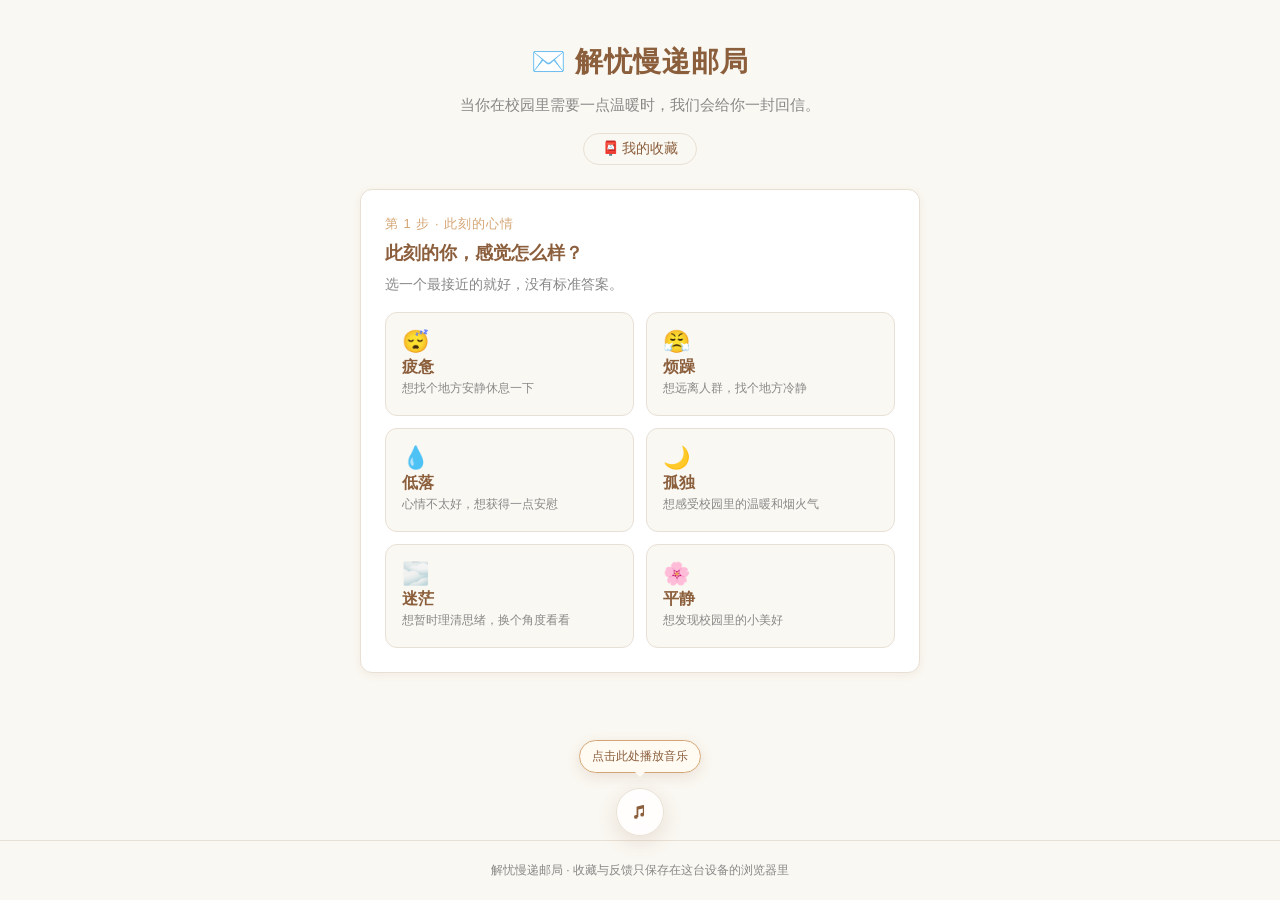
<file: index.html>
<!DOCTYPE html>
<html lang="zh-CN">
<head>
  <meta charset="UTF-8">
  <meta name="viewport" content="width=device-width, initial-scale=1.0">
  <meta name="description" content="解忧慢递邮局 —— 当你在校园里感到疲惫、烦躁或迷茫时，给你一封校园回信">
  <title>解忧慢递邮局</title>
  <link rel="icon" href="data:image/svg+xml,<svg xmlns=%22http://www.w3.org/2000/svg%22 viewBox=%220 0 100 100%22><text y=%22.9em%22 font-size=%2290%22>✉️</text></svg>">
  <link rel="stylesheet" href="src/styles/global.css">
  <link rel="stylesheet" href="src/styles/music.css">
</head>
<body>
  <div id="app">
    <!-- ========== 页头 ========== -->
    <header class="site-header">
      <h1 class="site-title">✉️ 解忧慢递邮局</h1>
      <p class="site-subtitle">当你在校园里需要一点温暖时，我们会给你一封回信。</p>
      <button type="button" id="btn-open-favorites" class="btn btn-ghost">📮 我的收藏</button>
    </header>

    <main class="site-main">
      <!-- ========== 第 1 步：选择心情 ========== -->
      <section id="view-home" class="view is-active">
        <div class="card">
          <p class="step-label">第 1 步 · 此刻的心情</p>
          <h2 class="section-title">此刻的你，感觉怎么样？</h2>
          <p class="section-desc">选一个最接近的就好，没有标准答案。</p>
          <div id="mood-loading" class="mood-grid mood-loading" aria-hidden="true">
            <span class="mood-skeleton"></span>
            <span class="mood-skeleton"></span>
            <span class="mood-skeleton"></span>
            <span class="mood-skeleton"></span>
            <span class="mood-skeleton"></span>
            <span class="mood-skeleton"></span>
          </div>
          <div id="mood-list" class="mood-grid"></div>
        </div>
      </section>

      <!-- ========== 第 2 步：时间 + 偏好 + 社交舒适度 ========== -->
      <section id="view-prefs" class="view">
        <div class="card">
          <p class="step-label">第 2 步 · 时间与偏好</p>
          <h2 class="section-title">你现在有多少时间？</h2>
          <p class="section-desc">按真实可用的时间选，不用勉强。</p>
          <div id="time-list" class="chip-row"></div>
        </div>

        <div class="card">
          <h2 class="section-title">想要一个什么样的地方？</h2>
          <p class="section-desc">可以多选，也可以都不选。</p>
          <div id="preference-list" class="chip-row"></div>
        </div>

        <div class="card">
          <h2 class="section-title">此刻想怎么和人相处？</h2>
          <p class="section-desc">人多或人少都可以，看你现在的状态。</p>
          <div id="social-list" class="chip-row"></div>
        </div>

        <p id="prefs-hint" class="hint" role="status"></p>

        <div class="actions">
          <button type="button" id="btn-generate" class="btn btn-primary btn-block">生成我的回信</button>
          <button type="button" id="btn-prefs-back" class="btn btn-secondary btn-block">上一步</button>
        </div>
      </section>

      <!-- ========== 第 3 步：推荐地点 ========== -->
      <section id="view-result" class="view">
        <div class="card">
          <p class="step-label">第 3 步 · 推荐地点</p>
          <h2 class="section-title">这些地方也许适合现在的你</h2>
          <p class="section-desc">选一个你想去的，就带回来一封回信。</p>
          <p id="result-notice" class="notice" hidden></p>
          <div id="scene-list" class="scene-list"></div>
        </div>

        <div class="actions">
          <button type="button" id="btn-result-back" class="btn btn-secondary btn-block">重新选择</button>
        </div>
      </section>

      <!-- ========== 回信卡 ========== -->
      <section id="view-letter" class="view">
        <div id="letter-card" class="letter-card"></div>

        <div class="actions actions-row">
          <button type="button" id="btn-fav" class="btn btn-secondary">✉️ 收藏</button>
          <button type="button" id="btn-fb-good" class="btn btn-secondary">👍 适合我</button>
          <button type="button" id="btn-fb-bad" class="btn btn-secondary">👎 不太适合我</button>
        </div>

        <div class="actions actions-row">
          <button type="button" id="btn-letter-back" class="btn btn-secondary">换一个地点</button>
          <button type="button" id="btn-letter-home" class="btn btn-secondary">回到首页</button>
        </div>
      </section>

      <!-- ========== 收藏列表 ========== -->
      <section id="view-favorites" class="view">
        <div class="card">
          <p class="step-label">我的收藏</p>
          <h2 class="section-title">收好的回信</h2>
          <div id="favorites-list" class="favorites-list"></div>
        </div>

        <div class="actions">
          <button type="button" id="btn-fav-back" class="btn btn-secondary btn-block">返回</button>
        </div>
      </section>
    </main>

    <footer class="site-footer">
      解忧慢递邮局 · 收藏与反馈只保存在这台设备的浏览器里
    </footer>
  </div>

  <!-- ========== 背景音乐控制（独立于业务逻辑） ========== -->
  <audio id="music-audio" preload="none"></audio>
  <button type="button" id="music-toggle" class="music-toggle"
          aria-label="播放背景音乐" aria-pressed="false" title="播放背景音乐">
    <span class="music-toggle__ring" aria-hidden="true"></span>
    <svg class="music-toggle__icon" viewBox="0 0 24 24" aria-hidden="true" focusable="false">
      <path d="M9 18.5a2.5 2.5 0 1 1-2.5-2.5c.3 0 .6 0 .9.1V5.8a1 1 0 0 1 .76-.97l8-2a1 1 0 0 1 1.24.97v11.7a2.5 2.5 0 1 1-2.5-2.5c.3 0 .6 0 .9.1V7.2l-6 1.5v9.8Z"
            fill="currentColor"></path>
    </svg>
    <span class="music-toggle__hint" aria-hidden="true">点击此处播放音乐</span>
  </button>
  <span id="music-status" class="sr-only" role="status" aria-live="polite"></span>

  <script type="module" src="src/pages/home.js"></script>
  <script type="module" src="src/pages/music.js"></script>
</body>
</html>
</file>
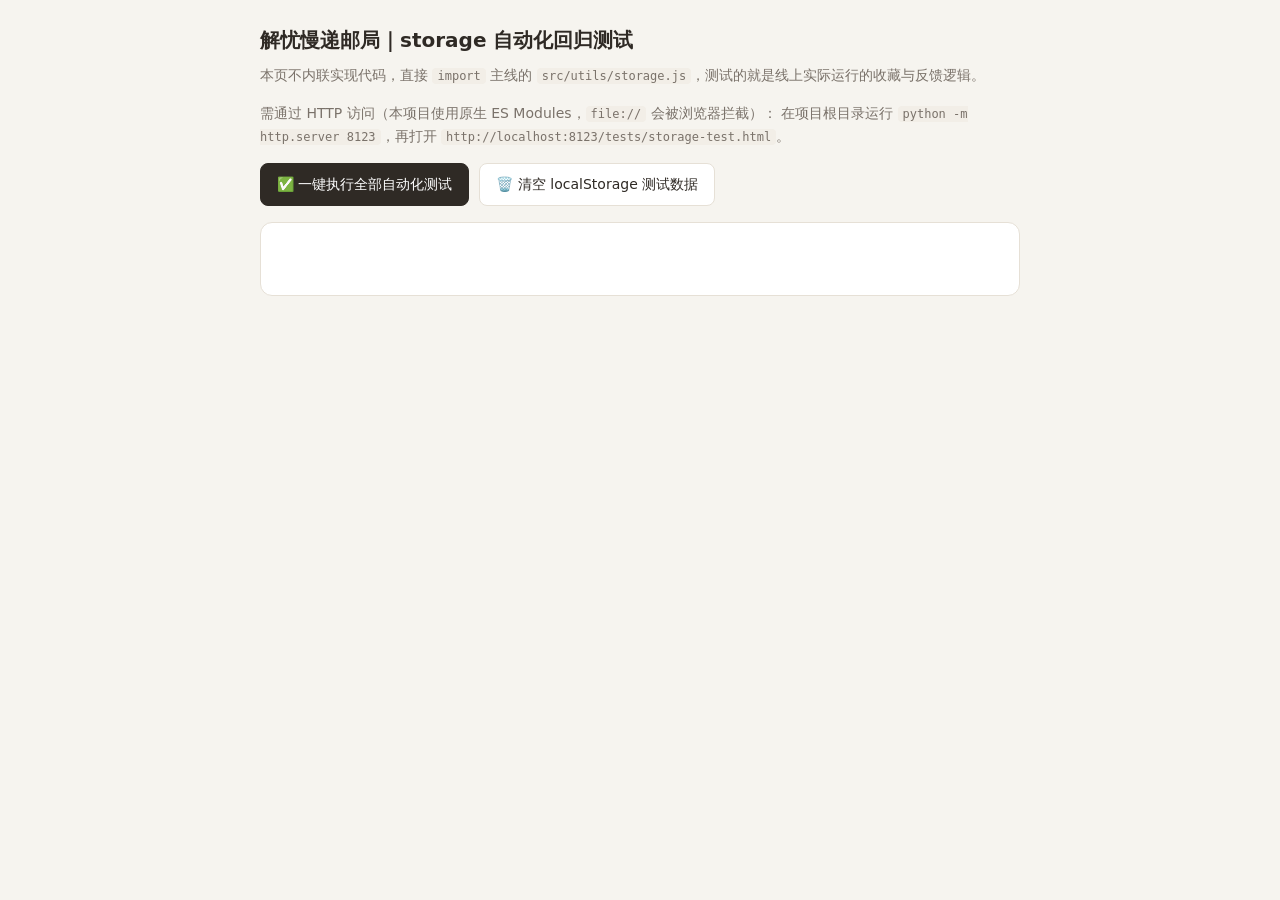
<file: tests/storage-test.html>
<!DOCTYPE html>
<html lang="zh-CN">
<head>
  <meta charset="UTF-8">
  <meta name="viewport" content="width=device-width, initial-scale=1.0">
  <title>解忧慢递邮局｜storage 自动化回归测试</title>
  <style>
    :root {
      color-scheme: light;
      --bg: #f6f4ef;
      --card: #ffffff;
      --text: #2f2a25;
      --muted: #7a726a;
      --line: #e6e0d6;
      --ok: #1f7a4d;
      --fail: #b3261e;
    }
    * { box-sizing: border-box; }
    body {
      margin: 0;
      padding: 24px 16px 48px;
      background: var(--bg);
      color: var(--text);
      font-family: "Microsoft YaHei", "PingFang SC", system-ui, sans-serif;
      line-height: 1.6;
    }
    .wrap { max-width: 760px; margin: 0 auto; }
    h1 { font-size: 20px; margin: 0 0 8px; }
    p.desc { color: var(--muted); font-size: 14px; margin: 0 0 16px; }
    .panel {
      background: var(--card);
      border: 1px solid var(--line);
      border-radius: 12px;
      padding: 16px;
      margin-bottom: 16px;
    }
    .actions { display: flex; flex-wrap: wrap; gap: 10px; margin-bottom: 16px; }
    button {
      font: inherit;
      font-size: 14px;
      padding: 9px 16px;
      border-radius: 8px;
      border: 1px solid var(--line);
      background: #fff;
      color: var(--text);
      cursor: pointer;
    }
    button.primary { background: #2f2a25; border-color: #2f2a25; color: #fff; }
    button:hover { opacity: .88; }
    #log {
      font-family: Consolas, "Courier New", monospace;
      font-size: 13px;
      white-space: pre-wrap;
      word-break: break-word;
      min-height: 40px;
      margin: 0;
    }
    .pass { color: var(--ok); }
    .fail { color: var(--fail); }
    .info { color: var(--muted); }
    .summary { font-weight: 700; }
    code { background: #f2eee7; padding: 1px 5px; border-radius: 4px; font-size: 12px; }
  </style>
</head>
<body>
  <div class="wrap">
    <h1>解忧慢递邮局｜storage 自动化回归测试</h1>
    <p class="desc">
      本页不内联实现代码，直接 <code>import</code> 主线的
      <code>src/utils/storage.js</code>，测试的就是线上实际运行的收藏与反馈逻辑。
    </p>
    <p class="desc">
      需通过 HTTP 访问（本项目使用原生 ES Modules，<code>file://</code> 会被浏览器拦截）：
      在项目根目录运行 <code>python -m http.server 8123</code>，再打开
      <code>http://localhost:8123/tests/storage-test.html</code>。
    </p>

    <div class="actions">
      <button type="button" id="btn-run" class="primary">✅ 一键执行全部自动化测试</button>
      <button type="button" id="btn-clear">🗑️ 清空 localStorage 测试数据</button>
    </div>

    <div class="panel">
      <pre id="log"></pre>
    </div>
  </div>

  <script type="module">
    import * as storage from '../src/utils/storage.js';

    const FAVORITES_KEY = 'jyo_favorites';
    const FEEDBACK_KEY = 'jyo_feedbacks';

    const logEl = document.getElementById('log');

    function log(text, kind) {
      const line = document.createElement('div');
      if (kind) line.className = kind;
      line.textContent = text;
      logEl.appendChild(line);
    }

    function assert(cond, message) {
      if (!cond) throw new Error(message);
    }

    const tests = [
      {
        name: '初始状态读取收藏为空数组',
        run() {
          storage.clearAll();
          const list = storage.getFavorites();
          assert(Array.isArray(list), 'getFavorites 应返回数组，实际：' + Object.prototype.toString.call(list));
          assert(list.length === 0, '清空后收藏应为空，实际长度：' + list.length);
        }
      },
      {
        name: 'addFavorite 完整写入一条收藏',
        run() {
          storage.clearAll();
          const ok = storage.addFavorite({
            sceneId: 'scene-001',
            letterContent: '测试回信正文',
            place: '测试地点',
            mood: '疲惫'
          });
          assert(ok === true, 'addFavorite 应返回 true');

          const list = storage.getFavorites();
          assert(list.length === 1, '收藏长度应为 1，实际：' + list.length);
          const item = list[0];
          assert(item.sceneId === 'scene-001', 'sceneId 不匹配：' + item.sceneId);
          assert(item.letterContent === '测试回信正文', 'letterContent 未保存');
          assert(item.place === '测试地点', 'place 未保存');
          assert(item.mood === '疲惫', 'mood 未保存');
          assert(typeof item.savedAt === 'string' && item.savedAt.length > 0, 'savedAt 未写入');
        }
      },
      {
        name: '重复收藏同一场景自动去重',
        run() {
          const ok = storage.addFavorite({ sceneId: 'scene-001', letterContent: '第二次' });
          assert(ok === true, '重复收藏应返回 true（视为已收藏成功）');
          const list = storage.getFavorites();
          assert(list.length === 1, '重复收藏后长度仍应为 1，实际：' + list.length);
        }
      },
      {
        name: 'addFavorite 缺少 sceneId 返回 false',
        run() {
          const before = storage.getFavorites().length;
          const ok = storage.addFavorite({ letterContent: '没有 sceneId' });
          assert(ok === false, '缺少 sceneId 应返回 false');
          assert(storage.getFavorites().length === before, '非法调用不应改变收藏列表');
        }
      },
      {
        name: 'isFavorite 判断逻辑正确',
        run() {
          assert(storage.isFavorite('scene-001') === true, '已收藏的 scene-001 应返回 true');
          assert(storage.isFavorite('scene-999') === false, '未收藏的 scene-999 应返回 false');
          assert(storage.isFavorite('') === false, '空 sceneId 应返回 false');
        }
      },
      {
        name: 'removeFavorite 删除收藏',
        run() {
          const ok = storage.removeFavorite('scene-001');
          assert(ok === true, 'removeFavorite 应返回 true');
          assert(storage.getFavorites().length === 0, '删除后收藏应为空');
          assert(storage.isFavorite('scene-001') === false, '删除后 isFavorite 应为 false');
          assert(storage.removeFavorite('') === false, '空 sceneId 应返回 false');
        }
      },
      {
        name: 'submitFeedback 写入 good / bad 两类反馈',
        run() {
          storage.clearAll();
          assert(storage.submitFeedback('scene-001', 'good') === true, 'good 反馈应返回 true');
          assert(storage.submitFeedback('scene-002', 'bad') === true, 'bad 反馈应返回 true');

          const raw = localStorage.getItem(FEEDBACK_KEY);
          assert(raw !== null, '反馈 key ' + FEEDBACK_KEY + ' 未写入');
          const list = JSON.parse(raw);
          assert(Array.isArray(list) && list.length === 2, '反馈应有 2 条，实际：' + list.length);
          assert(list[0].sceneId === 'scene-001' && list[0].feedback === 'good', '第 1 条反馈字段不正确');
          assert(list[1].sceneId === 'scene-002' && list[1].feedback === 'bad', '第 2 条反馈字段不正确');
          assert(typeof list[0].submittedAt === 'string', 'submittedAt 未写入');
        }
      },
      {
        name: 'submitFeedback 非法参数返回 false',
        run() {
          const before = JSON.parse(localStorage.getItem(FEEDBACK_KEY)).length;
          assert(storage.submitFeedback('', 'good') === false, '空 sceneId 应返回 false');
          assert(storage.submitFeedback('scene-001', 'meh') === false, '非法 feedback 应返回 false');
          const after = JSON.parse(localStorage.getItem(FEEDBACK_KEY)).length;
          assert(before === after, '非法调用不应写入反馈');
        }
      },
      {
        name: '脏数据容错：非数组 JSON 时返回空数组',
        run() {
          localStorage.setItem(FAVORITES_KEY, '{"not":"an array"}');
          const list = storage.getFavorites();
          assert(Array.isArray(list) && list.length === 0, '非法 JSON 结构应回退为空数组');
          assert(!storage.isFavorite('scene-001'), '脏数据下 isFavorite 应为 false');

          localStorage.setItem(FAVORITES_KEY, 'not-json-at-all');
          const list2 = storage.getFavorites();
          assert(Array.isArray(list2) && list2.length === 0, '非法 JSON 文本应回退为空数组');
        }
      },
      {
        name: 'clearAll 清空收藏与反馈',
        run() {
          storage.addFavorite({ sceneId: 'scene-003' });
          storage.submitFeedback('scene-003', 'good');
          storage.clearAll();
          assert(localStorage.getItem(FAVORITES_KEY) === null, FAVORITES_KEY + ' 未被清除');
          assert(localStorage.getItem(FEEDBACK_KEY) === null, FEEDBACK_KEY + ' 未被清除');
          assert(storage.getFavorites().length === 0, '清空后收藏应为空');
        }
      }
    ];

    function runAll() {
      logEl.innerHTML = '';
      log('===== storage 自动化测试开始（测试对象：src/utils/storage.js）=====', 'info');
      log('浏览器：' + navigator.userAgent, 'info');

      let pass = 0;
      let fail = 0;

      tests.forEach((test, index) => {
        const no = index + 1;
        try {
          test.run();
          pass++;
          log('✅ 第 ' + no + ' 项通过：' + test.name, 'pass');
        } catch (err) {
          fail++;
          log('❌ 第 ' + no + ' 项失败：' + test.name, 'fail');
          log('   原因：' + (err && err.message ? err.message : String(err)), 'fail');
        }
      });

      log('', null);
      log('===== 测试汇总：✅ 通过 ' + pass + ' 项，❌ 失败 ' + fail + ' 项 =====', 'summary');
      if (fail === 0) {
        log('🎉 全部用例通过，storage 模块行为与预期一致。', 'pass');
      } else {
        log('⚠️ 存在失败用例，请核对 src/utils/storage.js 的实现。', 'fail');
      }
    }

    document.getElementById('btn-run').addEventListener('click', runAll);

    document.getElementById('btn-clear').addEventListener('click', () => {
      storage.clearAll();
      logEl.innerHTML = '';
      log('✅ 已清空 localStorage 测试数据（' + FAVORITES_KEY + ' / ' + FEEDBACK_KEY + '）', 'info');
    });
  </script>
</body>
</html>
</file>
<file: src/styles/global.css>
/* ============================================================
 * 解忧慢递邮局 —— 全局基础样式（B 模块主要开发内容）
 *
 * 【说明】本文件只定义最基础的主题变量和通用样式，
 *  页面布局和具体组件样式由 B 模块在后续开发中补充。
 *  颜色风格参考"温暖的邮局信纸"：米白背景 + 暖棕 + 米黄点缀。
 * ============================================================ */

/* ---------- 主题变量（B 模块可以调整这些变量来改变全站风格） ---------- */
:root {
  --color-bg:        #FAF8F2;    /* 页面背景：米白色，像信纸 */
  --color-card:      #FFFFFF;    /* 卡片背景：纯白 */
  --color-primary:   #8B5E3C;    /* 主色调：暖棕色，像旧信封 */
  --color-secondary: #F5E6D3;    /* 辅助色：米黄色 */
  --color-accent:    #D4A574;    /* 点缀色 */
  --color-text:      #3A3A3A;    /* 正文颜色：深灰，避免纯黑太刺眼 */
  --color-text-light:#888888;    /* 次要文字颜色 */
  --color-border:    #E8E0D5;    /* 边框颜色 */

  --font-main: "Microsoft YaHei", "微软雅黑", -apple-system, BlinkMacSystemFont, sans-serif;

  --radius: 12px;                /* 卡片圆角 */
  --shadow: 0 2px 8px rgba(139, 94, 60, 0.08);   /* 卡片阴影（暖色柔和阴影） */
}

/* ---------- 全局重置 ---------- */
* {
  margin: 0;
  padding: 0;
  box-sizing: border-box;
}

html, body {
  height: 100%;
}

body {
  font-family: var(--font-main);
  font-size: 16px;
  line-height: 1.6;
  color: var(--color-text);
  background-color: var(--color-bg);
}

/* ---------- 通用卡片样式 ---------- */
.card {
  background: var(--color-card);
  border-radius: var(--radius);
  box-shadow: var(--shadow);
  padding: 24px;
  margin-bottom: 16px;
  border: 1px solid var(--color-border);
}

/* ---------- 通用按钮样式 ---------- */
.btn {
  display: inline-block;
  padding: 10px 24px;
  border: none;
  border-radius: 8px;
  font-size: 15px;
  font-family: var(--font-main);
  cursor: pointer;
  transition: all 0.2s ease;
}

.btn-primary {
  background: var(--color-primary);
  color: #FFFFFF;
}

.btn-primary:hover {
  background: #74482A;   /* 稍深一点的棕色 */
}

.btn-secondary {
  background: var(--color-secondary);
  color: var(--color-primary);
}

.btn-secondary:hover {
  background: #EBD7BA;
}

/* ---------- 回信卡专用样式 ---------- */
.letter-card {
  background: linear-gradient(135deg, #FFFBF3 0%, #FDF4E3 100%);
  border: 1px solid var(--color-accent);
  border-radius: var(--radius);
  padding: 32px;
  box-shadow: var(--shadow);
  position: relative;
  margin-bottom: 16px;
}

/* ============================================================
 * 页面布局
 * ============================================================ */

#app {
  display: flex;
  flex-direction: column;
  min-height: 100%;
}

.site-header {
  padding: 40px 20px 24px;
  text-align: center;
}

.site-title {
  font-size: 28px;
  font-weight: 700;
  letter-spacing: 1px;
  color: var(--color-primary);
}

.site-subtitle {
  margin-top: 8px;
  font-size: 15px;
  color: var(--color-text-light);
}

.site-main {
  flex: 1;
  width: 100%;
  max-width: 600px;
  margin: 0 auto;
  padding: 0 20px 40px;
}

.site-footer {
  padding: 20px;
  border-top: 1px solid var(--color-border);
  font-size: 12px;
  color: var(--color-text-light);
  text-align: center;
}

/* ---------- 视图切换（同一时刻只显示一个 section） ---------- */
.view {
  display: none;
}

.view.is-active {
  display: block;
  animation: view-in 0.25s ease;
}

@keyframes view-in {
  from { opacity: 0; transform: translateY(6px); }
  to   { opacity: 1; transform: translateY(0); }
}

/* ---------- 小标题 / 说明文字 ---------- */
.step-label {
  margin-bottom: 4px;
  font-size: 13px;
  letter-spacing: 1px;
  color: var(--color-accent);
}

.section-title {
  margin-bottom: 6px;
  font-size: 18px;
  color: var(--color-primary);
}

.section-desc {
  margin-bottom: 16px;
  font-size: 14px;
  color: var(--color-text-light);
}

/* ============================================================
 * 组件：按钮补充
 * ============================================================ */

.btn-ghost {
  margin-top: 16px;
  padding: 6px 18px;
  border: 1px solid var(--color-border);
  border-radius: 999px;
  background: transparent;
  color: var(--color-primary);
  font-size: 14px;
}

.btn-ghost:hover {
  background: var(--color-secondary);
}

.btn-block {
  width: 100%;
}

.btn.is-selected {
  background: var(--color-secondary);
  color: var(--color-primary);
  box-shadow: inset 0 0 0 1px var(--color-primary);
}

.btn:disabled {
  opacity: 0.65;
  cursor: not-allowed;
}

.btn:focus-visible,
.mood-btn:focus-visible,
.chip:focus-visible,
.scene-card:focus-visible {
  outline: 2px solid var(--color-accent);
  outline-offset: 2px;
}

.actions {
  display: flex;
  flex-direction: column;
  gap: 10px;
  margin-top: 8px;
}

.actions-row {
  flex-direction: row;
  flex-wrap: wrap;
}

.actions-row .btn {
  flex: 1 1 auto;
}

/* ============================================================
 * 第 1 步：心情按钮
 * ============================================================ */

.mood-grid {
  display: grid;
  grid-template-columns: repeat(2, 1fr);
  gap: 12px;
}

.mood-btn {
  display: flex;
  flex-direction: column;
  align-items: flex-start;
  gap: 2px;
  min-height: 104px;
  padding: 16px;
  border: 1px solid var(--color-border);
  border-radius: var(--radius);
  background: var(--color-bg);
  color: var(--color-text);
  font-family: var(--font-main);
  text-align: left;
  cursor: pointer;
  transition: all 0.2s ease;
}

.mood-btn:hover {
  border-color: var(--color-accent);
  box-shadow: var(--shadow);
  transform: translateY(-2px);
}

.mood-btn.is-selected {
  background: var(--color-secondary);
  border-color: var(--color-primary);
}

.mood-emoji {
  font-size: 22px;
  line-height: 1.2;
}

.mood-label {
  font-size: 16px;
  font-weight: 600;
  color: var(--color-primary);
}

.mood-desc {
  font-size: 12px;
  line-height: 1.4;
  color: var(--color-text-light);
}

/* ---------- 首页加载占位（心情按钮渲染前） ---------- */
.mood-loading.is-hidden {
  display: none;
}

.mood-skeleton {
  display: block;
  min-height: 104px;
  border: 1px solid var(--color-border);
  border-radius: var(--radius);
  background-color: var(--color-bg);
  background-image: linear-gradient(
    100deg,
    rgba(245, 230, 211, 0) 20%,
    rgba(245, 230, 211, 0.75) 50%,
    rgba(245, 230, 211, 0) 80%
  );
  background-size: 220% 100%;
  animation: skeleton-sheen 1.4s ease-in-out infinite;
}

.mood-grid.is-ready {
  animation: fade-up-in 0.3s ease both;
}

@keyframes skeleton-sheen {
  from {
    background-position: 120% 0;
  }
  to {
    background-position: -120% 0;
  }
}

@keyframes fade-up-in {
  from {
    opacity: 0;
    transform: translateY(4px);
  }
  to {
    opacity: 1;
    transform: translateY(0);
  }
}

/* ============================================================
 * 第 2 步：选项 chip
 * ============================================================ */

.chip-row {
  display: flex;
  flex-wrap: wrap;
  gap: 10px;
}

.chip {
  padding: 10px 18px;
  border: 1px solid var(--color-border);
  border-radius: 999px;
  background: var(--color-bg);
  color: var(--color-text);
  font-family: var(--font-main);
  font-size: 15px;
  cursor: pointer;
  transition: all 0.2s ease;
}

.chip:hover {
  border-color: var(--color-accent);
}

.chip.is-selected {
  background: var(--color-primary);
  border-color: var(--color-primary);
  color: #FFFFFF;
}

.hint {
  min-height: 20px;
  margin: 4px 0 12px;
  font-size: 14px;
  color: var(--color-primary);
}

/* ============================================================
 * 第 3 步：场景卡片
 * ============================================================ */

.notice {
  margin-bottom: 16px;
  padding: 12px 14px;
  border-radius: 8px;
  background: var(--color-secondary);
  font-size: 14px;
  color: var(--color-primary);
}

.scene-list {
  display: flex;
  flex-direction: column;
  gap: 12px;
}

/* ---------- 场景图片：加载占位 + 统一淡入 ---------- */
.scene-media {
  position: relative;
  display: block;
  width: 100%;
  aspect-ratio: 4 / 3;
  border-radius: calc(var(--radius) - 6px);
  overflow: hidden;
  background: var(--color-secondary);
}

.scene-media::after {
  content: "";
  position: absolute;
  inset: 0;
  background-image: linear-gradient(
    100deg,
    rgba(255, 255, 255, 0) 20%,
    rgba(255, 255, 255, 0.85) 50%,
    rgba(255, 255, 255, 0) 80%
  );
  background-size: 220% 100%;
  animation: skeleton-sheen 1.4s ease-in-out infinite;
}

.scene-image {
  position: absolute;
  inset: 0;
  display: block;
  width: 100%;
  height: 100%;
  object-fit: cover;
  opacity: 0;
  transition: opacity 0.35s ease;
}

/* 所有图片加载完成（或超时）后一起淡入，避免逐张弹出 */
.is-images-ready .scene-image {
  opacity: 1;
}

.is-images-ready .scene-media::after {
  animation: none;
  opacity: 0;
  transition: opacity 0.35s ease;
}

@media (prefers-reduced-motion: reduce) {
  .mood-skeleton,
  .scene-media::after {
    animation: none;
  }

  .mood-grid.is-ready {
    animation: none;
  }

  .scene-image {
    transition: none;
  }
}

.scene-card {
  display: flex;
  flex-direction: column;
  align-items: flex-start;
  gap: 6px;
  width: 100%;
  padding: 18px;
  border: 1px solid var(--color-border);
  border-radius: var(--radius);
  background: var(--color-bg);
  color: var(--color-text);
  font-family: var(--font-main);
  text-align: left;
  cursor: pointer;
  transition: all 0.2s ease;
}

.scene-card:hover {
  border-color: var(--color-accent);
  box-shadow: var(--shadow);
  transform: translateY(-2px);
}

.scene-type {
  padding: 2px 10px;
  border-radius: 999px;
  background: var(--color-secondary);
  font-size: 12px;
  color: var(--color-primary);
}

.scene-name {
  font-size: 17px;
  font-weight: 600;
  color: var(--color-primary);
}

.scene-desc {
  font-size: 14px;
}

.scene-reason {
  font-size: 13px;
  color: var(--color-text-light);
}

.scene-reason strong {
  font-weight: 600;
  color: var(--color-primary);
}

.scene-action {
  font-size: 13px;
  color: var(--color-primary);
}

/* ============================================================
 * 回信卡内容
 * ============================================================ */

.letter-stamp {
  margin-bottom: 8px;
  font-size: 28px;
  line-height: 1;
}

.letter-content {
  font-size: 16px;
  line-height: 1.9;
  white-space: pre-wrap;
}

.letter-meta {
  margin: 20px 0;
  padding: 14px 16px;
  border-left: 3px solid var(--color-accent);
  border-radius: 8px;
  background: rgba(255, 255, 255, 0.6);
}

.letter-meta > div + div {
  margin-top: 10px;
}

.letter-meta dt {
  font-size: 12px;
  color: var(--color-text-light);
}

.letter-meta dd {
  margin: 0;
  font-size: 14px;
  color: var(--color-primary);
}

.letter-ending {
  padding-top: 14px;
  border-top: 1px dashed var(--color-accent);
  font-size: 14px;
  color: var(--color-primary);
  text-align: right;
}

/* ============================================================
 * 收藏列表
 * ============================================================ */

.favorites-list {
  display: flex;
  flex-direction: column;
  gap: 12px;
}

.favorite-item {
  padding: 16px;
  border: 1px solid var(--color-border);
  border-radius: var(--radius);
  background: var(--color-bg);
}

.favorite-meta {
  display: flex;
  flex-wrap: wrap;
  justify-content: space-between;
  gap: 8px;
  margin-bottom: 8px;
  font-size: 12px;
  color: var(--color-text-light);
}

.favorite-content {
  font-size: 14px;
  line-height: 1.8;
  white-space: pre-wrap;
}

.favorite-remove {
  margin-top: 10px;
  padding: 4px 14px;
  font-size: 13px;
}

.empty-state {
  padding: 32px 12px;
  text-align: center;
  color: var(--color-text-light);
}

.empty-state p:first-child {
  margin-bottom: 6px;
  font-size: 15px;
  color: var(--color-primary);
}

.empty-hint {
  font-size: 13px;
}

/* ============================================================
 * 响应式（手机屏适配）
 * ============================================================ */

@media (max-width: 640px) {
  body { font-size: 14px; }
  .card { padding: 16px; }
  .letter-card { padding: 20px; }

  .site-header { padding: 28px 16px 16px; }
  .site-title { font-size: 22px; }
  .site-subtitle { font-size: 13px; }
  .site-main { padding: 0 16px 32px; }

  .step-label { font-size: 12px; }
  .section-title { font-size: 16px; }

  .mood-grid { gap: 10px; }
  .mood-btn { min-height: 100px; padding: 12px; }
  .mood-emoji { font-size: 20px; }
  .mood-label { font-size: 15px; }

  .chip { padding: 9px 14px; font-size: 14px; }

  .actions-row .btn { flex: 1 1 100%; }
  .letter-content { font-size: 15px; }
}
</file>
<file: src/styles/music.css>
/* ============================================================
 * 背景轻音乐按钮
 * 只新增右下角悬浮控件，不改变原有页面布局与业务样式。
 * ============================================================ */

.sr-only {
  position: absolute;
  width: 1px;
  height: 1px;
  padding: 0;
  margin: -1px;
  overflow: hidden;
  clip: rect(0, 0, 0, 0);
  white-space: nowrap;
  border: 0;
}

.music-toggle {
  position: fixed;
  left: 50%;
  bottom: max(64px, calc(env(safe-area-inset-bottom) + 56px));
  z-index: 30;
  display: flex;
  align-items: center;
  justify-content: center;
  width: 48px;
  height: 48px;
  padding: 0;
  border: 1px solid var(--color-border);
  border-radius: 50%;
  background: rgba(255, 255, 255, 0.86);
  color: var(--color-primary);
  box-shadow: 0 6px 20px rgba(139, 94, 60, 0.16);
  backdrop-filter: blur(8px);
  -webkit-backdrop-filter: blur(8px);
  cursor: pointer;
  -webkit-tap-highlight-color: transparent;
  transform: translateX(-50%);
  transition: transform 0.2s ease, box-shadow 0.2s ease, color 0.2s ease,
    background-color 0.2s ease, border-color 0.2s ease;
}

.music-toggle:hover {
  transform: translate(-50%, -2px);
  box-shadow: 0 9px 24px rgba(139, 94, 60, 0.22);
}

.music-toggle:active {
  transform: translate(-50%, 0) scale(0.96);
}

.music-toggle:focus-visible {
  outline: 2px solid var(--color-accent);
  outline-offset: 3px;
}

.music-toggle__icon {
  width: 18px;
  height: 18px;
  transition: color 0.2s ease, transform 0.2s ease;
}

.music-toggle__ring {
  position: absolute;
  inset: -5px;
  border: 1.5px dashed rgba(212, 165, 116, 0);
  border-radius: 50%;
  opacity: 0;
  pointer-events: none;
  transition: opacity 0.25s ease, border-color 0.25s ease;
}

.music-toggle.is-playing {
  color: var(--color-primary);
  background: rgba(245, 230, 211, 0.94);
  border-color: var(--color-accent);
}

.music-toggle.is-playing .music-toggle__ring {
  opacity: 0.55;
  border-color: rgba(212, 165, 116, 0.7);
  animation: music-orbit 9s linear infinite;
}

.music-toggle.is-playing .music-toggle__icon {
  animation: music-breathe 3.2s ease-in-out infinite;
}

.music-toggle.is-unavailable {
  color: #b0a79c;
  cursor: not-allowed;
  box-shadow: 0 4px 14px rgba(139, 94, 60, 0.1);
}

/* ---------- 常驻中文标注 / 自动播放被拦截提示 ---------- */
.music-toggle__hint {
  position: absolute;
  left: 50%;
  bottom: calc(100% + 16px);
  padding: 7px 12px;
  border: 1px solid var(--color-accent);
  border-radius: 999px;
  background: rgba(255, 251, 243, 0.97);
  color: var(--color-primary);
  font-size: 12px;
  line-height: 1.4;
  white-space: nowrap;
  box-shadow: 0 4px 14px rgba(139, 94, 60, 0.14);
  pointer-events: none;
  transform: translateX(-50%);
  animation: music-hint-float 2.6s ease-in-out infinite;
}

.music-toggle__hint::after {
  content: "";
  position: absolute;
  left: 50%;
  top: 100%;
  width: 0;
  height: 0;
  margin-left: -5px;
  border: 5px solid transparent;
  border-top-color: rgba(255, 251, 243, 0.97);
}

@keyframes music-hint-float {
  0%,
  100% {
    transform: translate(-50%, 0);
  }
  50% {
    transform: translate(-50%, -3px);
  }
}

@keyframes music-orbit {
  to {
    transform: rotate(360deg);
  }
}

@keyframes music-breathe {
  0%,
  100% {
    transform: scale(1);
  }
  50% {
    transform: scale(1.08);
  }
}

/* 按钮浮在页脚文字上方，页脚文字保持页面最底部 */
@media (max-width: 480px) {
  .music-toggle {
    left: 50%;
    bottom: max(58px, calc(env(safe-area-inset-bottom) + 50px));
    width: 44px;
    height: 44px;
  }
}

@media (prefers-reduced-motion: reduce) {
  .music-toggle,
  .music-toggle__icon,
  .music-toggle__ring,
  .music-toggle__hint {
    transition: none;
  }

  .music-toggle__hint,
  .music-toggle.is-playing .music-toggle__ring,
  .music-toggle.is-playing .music-toggle__icon {
    animation: none;
  }
}
</file>
